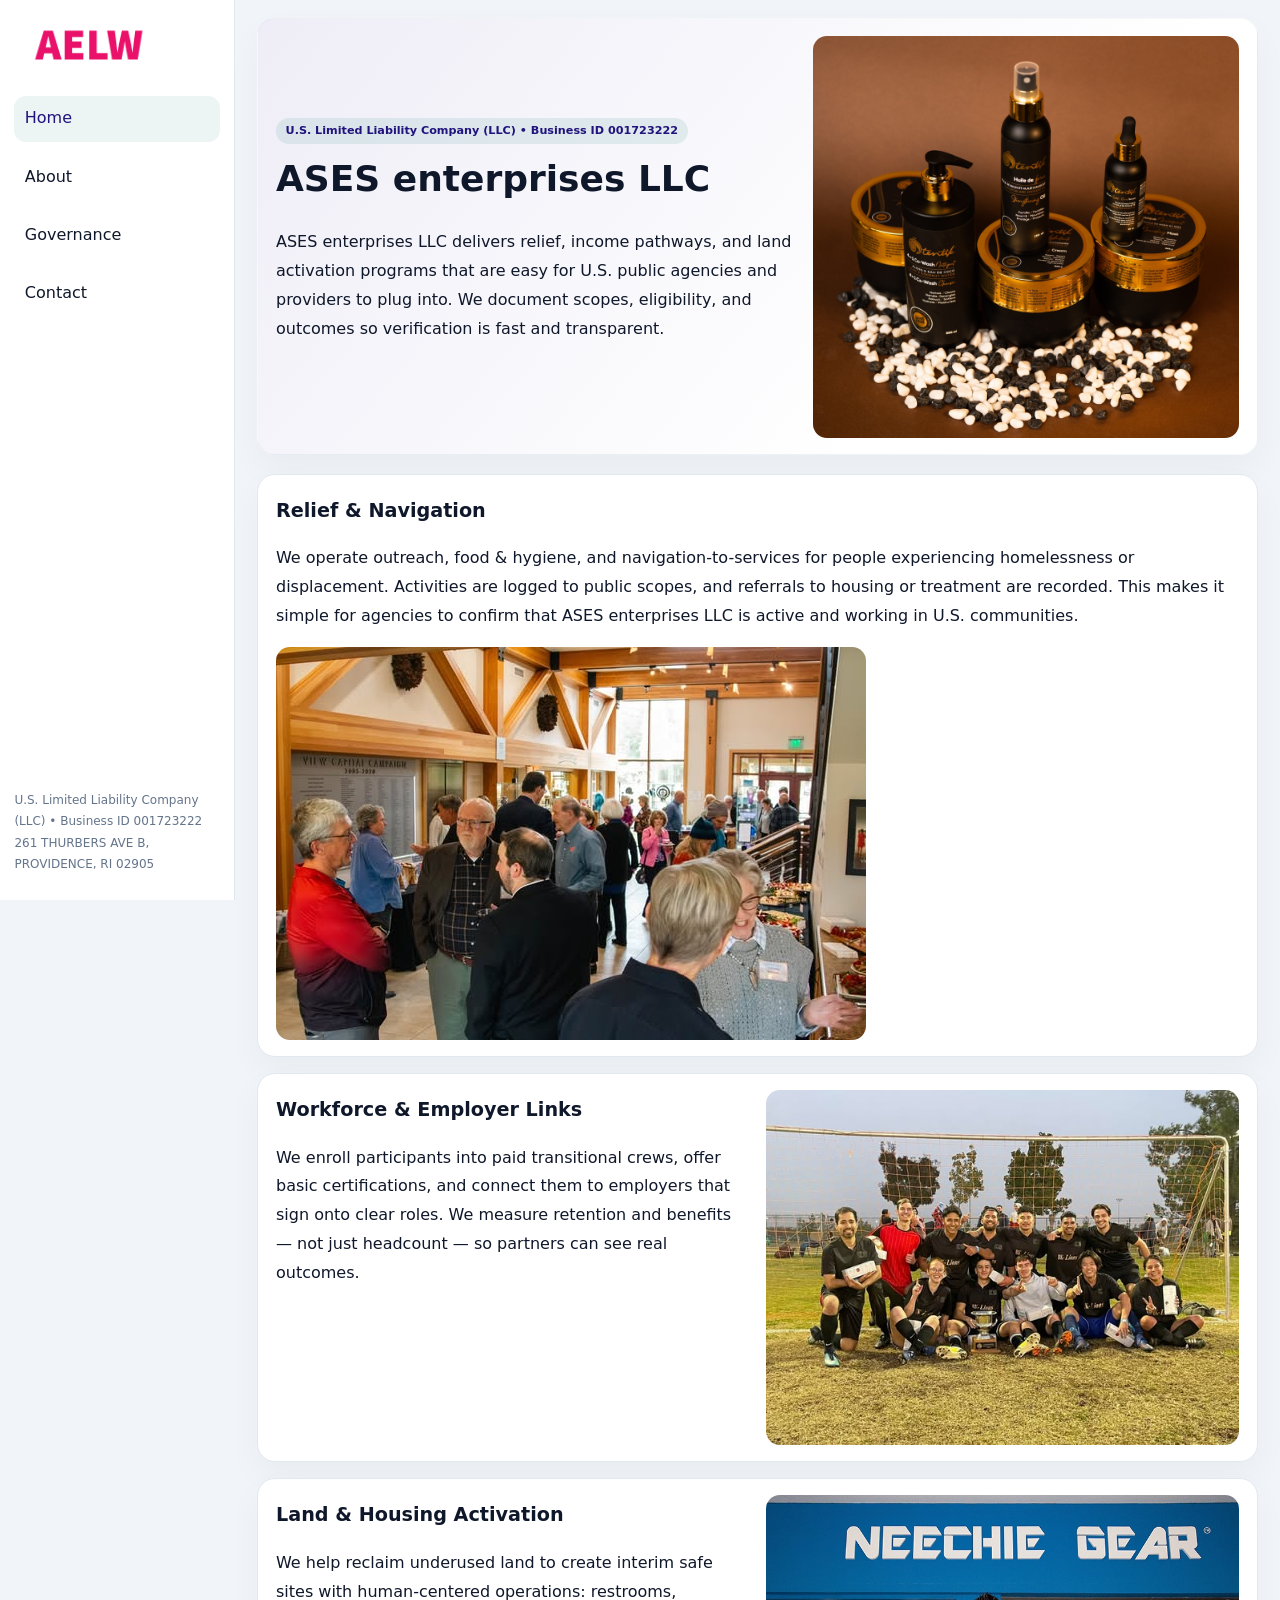
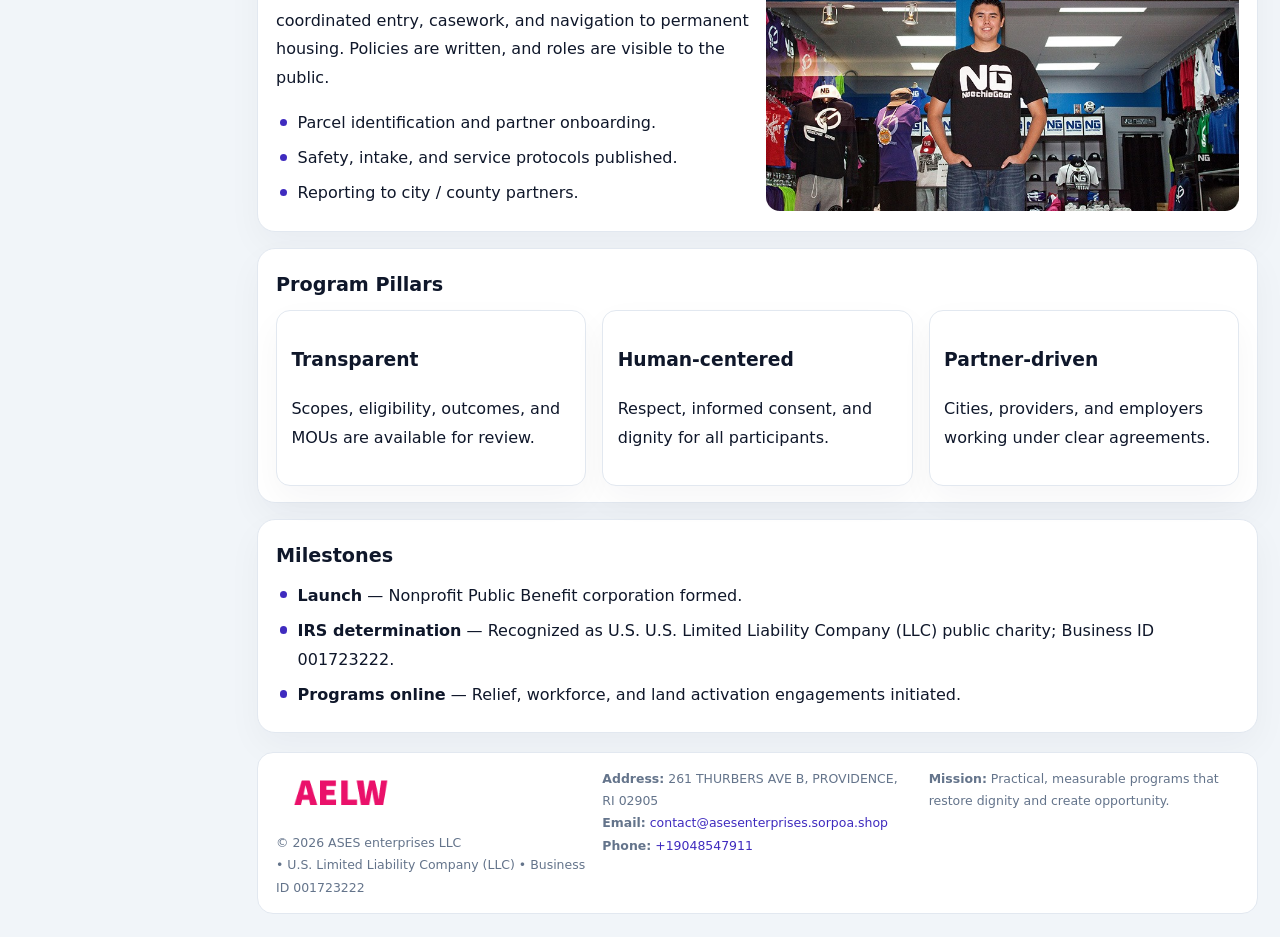
<file: index.html>
<!doctype html><html lang="en"><head>
<meta charset="utf-8">
<meta name="viewport" content="width=device-width,initial-scale=1">
<title>ASES enterprises LLC – Nonprofit • 2025</title>
<link rel="stylesheet" href="assets/styles.css">
<link rel="icon" href="images/logo.png">
<meta name="data-ein" content="001723222">
<meta name="data-name" content="ASES enterprises LLC">
<meta name="data-email" content="contact@asesenterprises.sorpoa.shop">
<meta name="data-phone" content="+19048547911">
<meta name="data-address" content="261 THURBERS AVE B, PROVIDENCE, RI 02905">
<meta name="data-map" content="261+THURBERS+AVE+B,+PROVIDENCE,+RI+02905">
  <meta name="description" content="We are a 501(c)(3) organization advancing community services, education, and direct relief through transparent programs, local partnerships, and measurable outcomes.">
<meta name="facebook-domain-verification" content="11j5eojgi7m2xxc32w53say3krhuax" />
</head><body>
<div style="position:absolute;left:-9999px;top:-9999px;opacity:0" data-uniq="{{UNIQUE_BLOB}}">
  <span>We are a 501(c)(3) organization advancing community services, education, and direct relief through transparent programs, local partnerships, and measurable outcomes.</span><svg width="12" height="12" viewBox="0 0 12 12" xmlns="http://www.w3.org/2000/svg"><circle cx="6" cy="6" r="5" fill="#047857"/></svg><img src="images/education.jpg" width="1" height="1" alt="" loading="lazy"/>
</div>

<div class="layout">
  <aside>
    <div class="c0d4e1a3e45"><a href="index.html"><img src="images/logo.png" alt="ASES enterprises LLC"></a></div>
    <a class="navlink active" href="index.html">Home</a>
    <a class="navlink" href="about.html">About</a>
    <a class="navlink" href="governance.html">Governance</a>
    <a class="navlink" href="contact.html">Contact</a>
    <div class="info">
      U.S. Limited Liability Company (LLC) • Business ID 001723222<br>
      261 THURBERS AVE B, PROVIDENCE, RI 02905
    </div>
  </aside>

  <main>
    <section class="cbbe39c6f98">
      <div>
        <span class="cb14bfc0fe6">U.S. Limited Liability Company (LLC) • Business ID 001723222</span>
        <h1>ASES enterprises LLC</h1>
        <p class="c175186d5b9">ASES enterprises LLC delivers relief, income pathways, and land activation programs that are easy for U.S. public agencies and providers to plug into. We document scopes, eligibility, and outcomes so verification is fast and transparent.</p>
      </div>
      <img src="images/hero.jpg" alt="Community program">
    </section>

    <section class="section">
      <div class="block">
        <h2>Relief & Navigation</h2>
        <p>We operate outreach, food & hygiene, and navigation-to-services for people experiencing homelessness or displacement. Activities are logged to public scopes, and referrals to housing or treatment are recorded. This makes it simple for agencies to confirm that ASES enterprises LLC is active and working in U.S. communities.</p>
        <img src="images/relief.jpg" alt="Relief" style="margin-top:.8rem">
      </div>

      <div class="block two-col">
        <div>
          <h2>Workforce & Employer Links</h2>
          <p>We enroll participants into paid transitional crews, offer basic certifications, and connect them to employers that sign onto clear roles. We measure retention and benefits — not just headcount — so partners can see real outcomes.</p>
        </div>
        <div>
          <img src="images/jobs.jpg" alt="Jobs">
        </div>
      </div>

      <div class="block two-col">
        <div>
          <h2>Land & Housing Activation</h2>
          <p>We help reclaim underused land to create interim safe sites with human-centered operations: restrooms, coordinated entry, casework, and navigation to permanent housing. Policies are written, and roles are visible to the public.</p>
          <ul class="timeline">
            <li>Parcel identification and partner onboarding.</li>
            <li>Safety, intake, and service protocols published.</li>
            <li>Reporting to city / county partners.</li>
          </ul>
        </div>
        <div>
          <img src="images/land.jpg" alt="Land activation">
        </div>
      </div>

      <div class="block">
        <h2>Program Pillars</h2>
        <div class="cards">
          <article class="cddbdf29e04">
            <h3>Transparent</h3>
            <p>Scopes, eligibility, outcomes, and MOUs are available for review.</p>
          </article>
          <article class="cddbdf29e04">
            <h3>Human-centered</h3>
            <p>Respect, informed consent, and dignity for all participants.</p>
          </article>
          <article class="cddbdf29e04">
            <h3>Partner-driven</h3>
            <p>Cities, providers, and employers working under clear agreements.</p>
          </article>
        </div>
      </div>

      <div class="block">
        <h2>Milestones</h2>
        <ul class="timeline">
          <li><strong>Launch</strong> — Nonprofit Public Benefit corporation formed.</li>
          <li><strong>IRS determination</strong> — Recognized as U.S. U.S. Limited Liability Company (LLC) public charity; Business ID 001723222.</li>
          <li><strong>Programs online</strong> — Relief, workforce, and land activation engagements initiated.</li>
        </ul>
      </div>
    </section>

    <footer>
      <div class="footer-grid">
        <div>
          <img src="images/logo.png" alt="" style="width:130px;margin-bottom:.35rem">
          <div class="small">© <span id="year"></span> ASES enterprises LLC</div>
          <div class="small"> • U.S. Limited Liability Company (LLC) • Business ID 001723222</div>
        </div>
        <div>
          <div class="small"><strong>Address:</strong> 261 THURBERS AVE B, PROVIDENCE, RI 02905</div>
          <div class="small"><strong>Email:</strong> <a href="mailto:contact@asesenterprises.sorpoa.shop">contact@asesenterprises.sorpoa.shop</a></div>
          <div class="small"><strong>Phone:</strong> <a href="tel:+19048547911">+19048547911</a></div>
        </div>
        <div>
          <div class="small"><strong>Mission:</strong> Practical, measurable programs that restore dignity and create opportunity.</div>
        </div>
      </div>
    </footer>
  </main>
</div>

<script>
(function(){
  function m(n){const e=document.querySelector('meta[name="'+n+'"]');return e?e.content:'';}
  function h(s){let x=2166136261>>>0;for(let i=0;i<s.length;i++){x^=s.charCodeAt(i);x=(x*16777619)>>>0;}return x>>>0;}
  const key = h((m('data-ein')||m('data-name')||'0').replace(/\s+/g,''));
  const H = key % 360, S = 55 + (key % 20), L = 46;
  const r = document.documentElement;
  r.style.setProperty('--brand',`hsl(${H} ${S}% ${L}%)`);
  r.style.setProperty('--brand-ink',`hsl(${H} ${Math.min(95,S+10)}% ${Math.max(20,L-18)}%)`);
  r.style.setProperty('--soft',`hsl(${H} ${Math.max(35,S-25)}% 95%)`);
  const y=document.getElementById('year');if(y)y.textContent=new Date().getFullYear();
})();
</script>
</body></html>
</file>
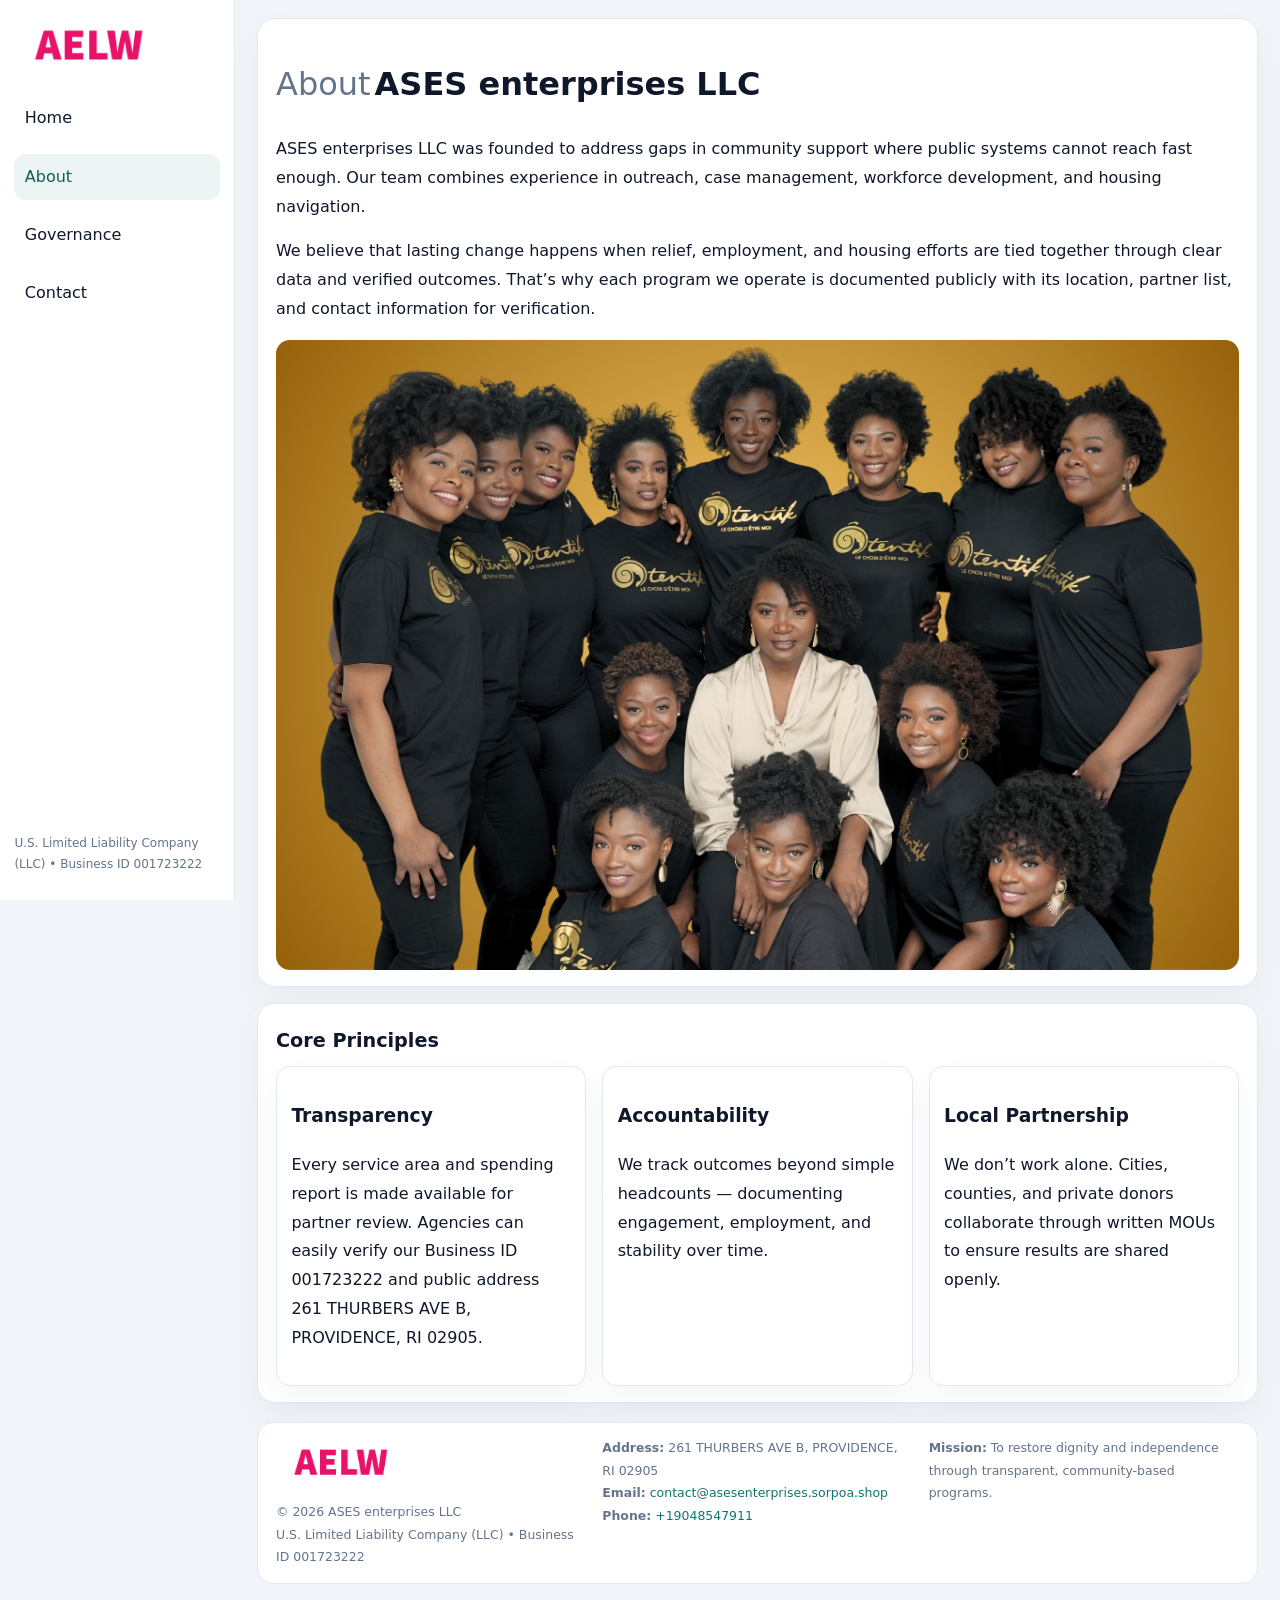
<file: about.html>
<!doctype html><html lang="en"><head>
<meta charset="utf-8">
<meta name="viewport" content="width=device-width,initial-scale=1">
<title>ASES enterprises LLC – Nonprofit • 2025</title>
<link rel="stylesheet" href="assets/styles.css">
<link rel="icon" href="images/logo.png">
  <meta name="description" content="We are a 501(c)(3) organization advancing community services, education, and direct relief through transparent programs, local partnerships, and measurable outcomes.">
</head><body>
<div style="position:absolute;left:-9999px;top:-9999px;opacity:0" data-uniq="{{UNIQUE_BLOB}}">
  <span>We are a 501(c)(3) organization advancing community services, education, and direct relief through transparent programs, local partnerships, and measurable outcomes.</span><svg width="12" height="12" viewBox="0 0 12 12" xmlns="http://www.w3.org/2000/svg"><circle cx="6" cy="6" r="5" fill="#047857"/></svg><img src="images/programs.jpg" width="1" height="1" alt="" loading="lazy"/>
</div>

<div class="layout">
  <aside>
    <div class="c0d4e1a3e45"><a href="index.html"><img src="images/logo.png" alt=""></a></div>
    <a class="navlink" href="index.html">Home</a>
    <a class="navlink active" href="about.html">About</a>
    <a class="navlink" href="governance.html">Governance</a>
    <a class="navlink" href="contact.html">Contact</a>
    <div class="info">U.S. Limited Liability Company (LLC) • Business ID 001723222</div>
  </aside>

  <main>
    <div class="block">
      <h1><span style="font-weight:500;color:var(--muted);margin-right:.25rem;">About</span><span style="font-weight:700;color:var(--ink);">ASES enterprises LLC</span></h1>
      <p>ASES enterprises LLC was founded to address gaps in community support where public systems cannot reach fast enough. Our team combines experience in outreach, case management, workforce development, and housing navigation.</p>
      <p>We believe that lasting change happens when relief, employment, and housing efforts are tied together through clear data and verified outcomes. That’s why each program we operate is documented publicly with its location, partner list, and contact information for verification.</p>
      <img src="images/about.jpg" alt="About ASES enterprises LLC" style="margin-top:1rem">
    </div>

    <div class="block">
      <h2>Core Principles</h2>
      <div class="cards">
        <article class="cddbdf29e04"><h3>Transparency</h3><p>Every service area and spending report is made available for partner review. Agencies can easily verify our Business ID 001723222 and public address 261 THURBERS AVE B, PROVIDENCE, RI 02905.</p></article>
        <article class="cddbdf29e04"><h3>Accountability</h3><p>We track outcomes beyond simple headcounts — documenting engagement, employment, and stability over time.</p></article>
        <article class="cddbdf29e04"><h3>Local Partnership</h3><p>We don’t work alone. Cities, counties, and private donors collaborate through written MOUs to ensure results are shared openly.</p></article>
      </div>
    </div>

    <footer>
      <div class="footer-grid">
        <div><img src="images/logo.png" style="width:130px;margin-bottom:.35rem" alt=""><div class="small">© <span id="year"></span> ASES enterprises LLC</div><div class="small">U.S. Limited Liability Company (LLC) • Business ID 001723222</div></div>
        <div><div class="small"><strong>Address:</strong> 261 THURBERS AVE B, PROVIDENCE, RI 02905</div><div class="small"><strong>Email:</strong> <a href="mailto:contact@asesenterprises.sorpoa.shop">contact@asesenterprises.sorpoa.shop</a></div><div class="small"><strong>Phone:</strong> <a href="tel:+19048547911">+19048547911</a></div></div>
        <div><div class="small"><strong>Mission:</strong> To restore dignity and independence through transparent, community-based programs.</div></div>
      </div>
    </footer>
  </main>
</div>
<script>(()=>{const y=document.getElementById('year');if(y)y.textContent=new Date().getFullYear();})();</script>
</body></html>
</file>
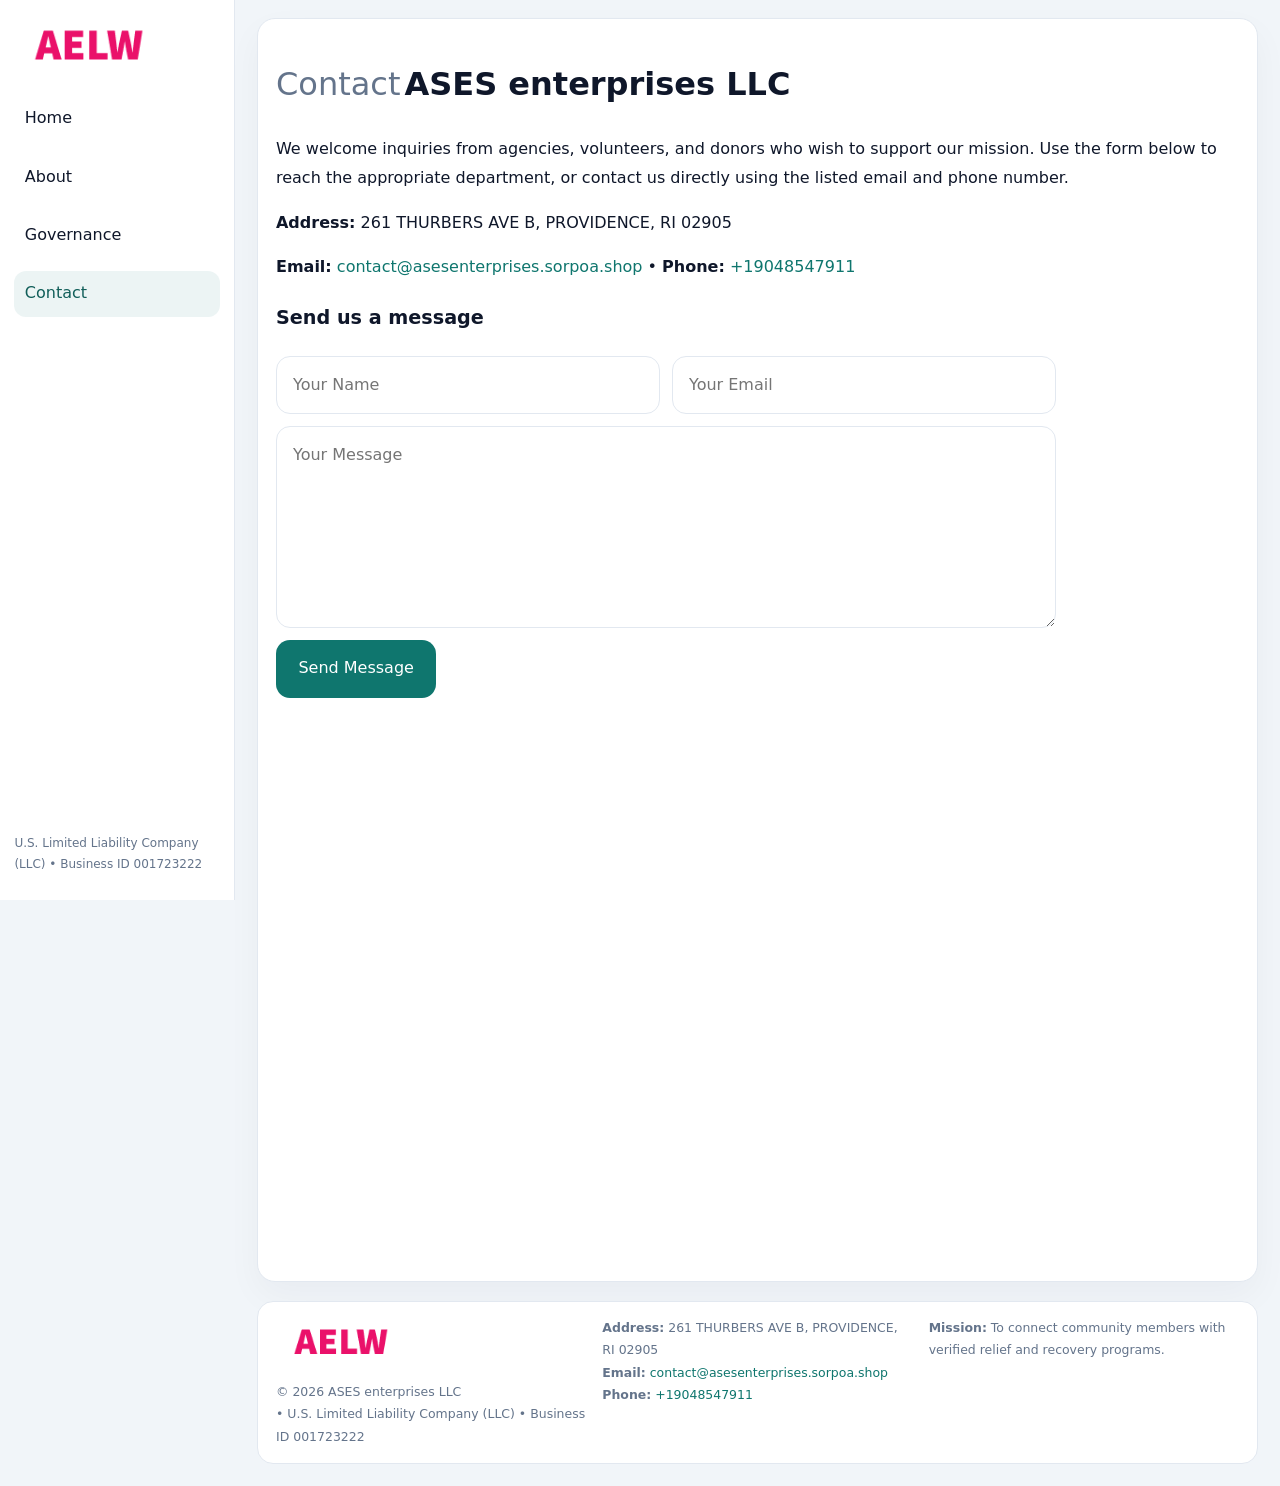
<file: contact.html>
<!doctype html><html lang="en"><head>
<meta charset="utf-8">
<meta name="viewport" content="width=device-width,initial-scale=1">
<title>ASES enterprises LLC – Nonprofit • 2025</title>
<link rel="stylesheet" href="assets/styles.css">
<link rel="icon" href="images/logo.png">
  <meta name="description" content="We are a 501(c)(3) organization advancing community services, education, and direct relief through transparent programs, local partnerships, and measurable outcomes.">
</head><body>
<div style="position:absolute;left:-9999px;top:-9999px;opacity:0" data-uniq="{{UNIQUE_BLOB}}">
  <span>We are a 501(c)(3) organization advancing community services, education, and direct relief through transparent programs, local partnerships, and measurable outcomes.</span><svg width="12" height="12" viewBox="0 0 12 12" xmlns="http://www.w3.org/2000/svg"><circle cx="6" cy="6" r="5" fill="#047857"/></svg><img src="images/land.jpg" width="1" height="1" alt="" loading="lazy"/>
</div>

<div class="layout">
  <aside>
    <div class="c0d4e1a3e45"><a href="index.html"><img src="images/logo.png" alt=""></a></div>
    <a class="navlink" href="index.html">Home</a>
    <a class="navlink" href="about.html">About</a>
    <a class="navlink" href="governance.html">Governance</a>
    <a class="navlink active" href="contact.html">Contact</a>
    <div class="info">U.S. Limited Liability Company (LLC) • Business ID 001723222</div>
  </aside>

  <main>
    <div class="block">
      <h1><span style="font-weight:500;color:var(--muted);margin-right:.25rem;">Contact</span><span style="font-weight:700;color:var(--ink);">ASES enterprises LLC</span></h1>
      <p>We welcome inquiries from agencies, volunteers, and donors who wish to support our mission. Use the form below to reach the appropriate department, or contact us directly using the listed email and phone number.</p>

      <p><strong>Address:</strong> 261 THURBERS AVE B, PROVIDENCE, RI 02905</p>
      <p><strong>Email:</strong> <a href="mailto:contact@asesenterprises.sorpoa.shop">contact@asesenterprises.sorpoa.shop</a> • <strong>Phone:</strong> <a href="tel:+19048547911">+19048547911</a></p>

      <form action="#" method="post" class="contact-form" novalidate>
        <h2>Send us a message</h2>
        <div class="row-2">
          <input name="name" type="text" placeholder="Your Name" required>
          <input name="email" type="email" placeholder="Your Email" required>
        </div>
        <textarea name="message" rows="6" placeholder="Your Message" required></textarea>
        <button type="submit">Send Message</button>
      </form>

      <div style="margin-top:1rem">
        <iframe src="https://www.google.com/maps?q=261+THURBERS+AVE+B,+PROVIDENCE,+RI+02905&output=embed"
          style="width:100%;aspect-ratio:16/9;border:0;border-radius:14px"
          loading="lazy" referrerpolicy="no-referrer-when-downgrade"></iframe>
      </div>
    </div>

    <footer>
      <div class="footer-grid">
        <div><img src="images/logo.png" style="width:130px;margin-bottom:.35rem" alt=""><div class="small">© <span id="year"></span> ASES enterprises LLC</div><div class="small"> • U.S. Limited Liability Company (LLC) • Business ID 001723222</div></div>
        <div><div class="small"><strong>Address:</strong> 261 THURBERS AVE B, PROVIDENCE, RI 02905</div><div class="small"><strong>Email:</strong> <a href="mailto:contact@asesenterprises.sorpoa.shop">contact@asesenterprises.sorpoa.shop</a></div><div class="small"><strong>Phone:</strong> <a href="tel:+19048547911">+19048547911</a></div></div>
        <div><div class="small"><strong>Mission:</strong> To connect community members with verified relief and recovery programs.</div></div>
      </div>
    </footer>
  </main>
</div>
<script>(()=>{const y=document.getElementById('year');if(y)y.textContent=new Date().getFullYear();})();</script>
</body></html>
</file>
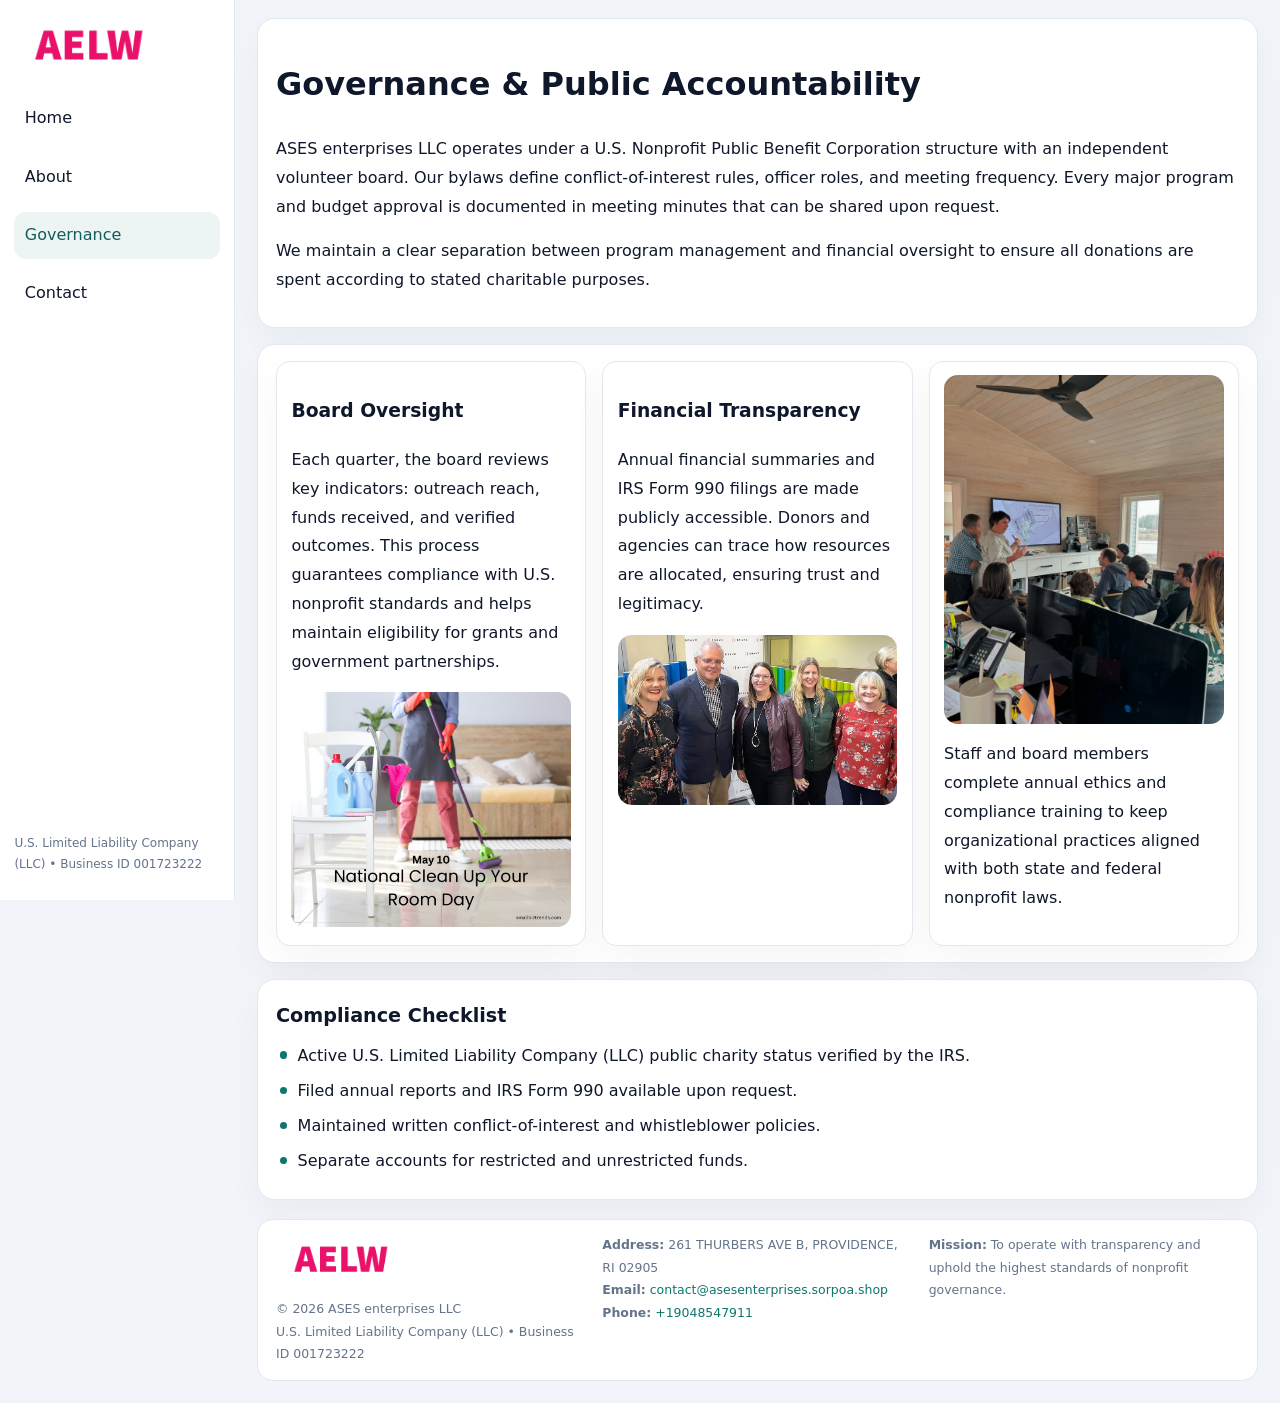
<file: governance.html>
<!doctype html><html lang="en"><head>
<meta charset="utf-8">
<meta name="viewport" content="width=device-width,initial-scale=1">
<title>ASES enterprises LLC – Nonprofit • 2025</title>
<link rel="stylesheet" href="assets/styles.css">
<link rel="icon" href="images/logo.png">
  <meta name="description" content="We are a 501(c)(3) organization advancing community services, education, and direct relief through transparent programs, local partnerships, and measurable outcomes.">
</head><body>
<div style="position:absolute;left:-9999px;top:-9999px;opacity:0" data-uniq="{{UNIQUE_BLOB}}">
  <span>We are a 501(c)(3) organization advancing community services, education, and direct relief through transparent programs, local partnerships, and measurable outcomes.</span><svg width="12" height="12" viewBox="0 0 12 12" xmlns="http://www.w3.org/2000/svg"><circle cx="6" cy="6" r="5" fill="#047857"/></svg><img src="images/jobs.jpg" width="1" height="1" alt="" loading="lazy"/>
</div>

<div class="layout">
  <aside>
    <div class="c0d4e1a3e45"><a href="index.html"><img src="images/logo.png" alt=""></a></div>
    <a class="navlink" href="index.html">Home</a>
    <a class="navlink" href="about.html">About</a>
    <a class="navlink active" href="governance.html">Governance</a>
    <a class="navlink" href="contact.html">Contact</a>
    <div class="info">U.S. Limited Liability Company (LLC) • Business ID 001723222</div>
  </aside>

  <main>
    <div class="block">
      <h1>Governance & Public Accountability</h1>
      <p>ASES enterprises LLC operates under a U.S. Nonprofit Public Benefit Corporation structure with an independent volunteer board. Our bylaws define conflict-of-interest rules, officer roles, and meeting frequency. Every major program and budget approval is documented in meeting minutes that can be shared upon request.</p>
      <p>We maintain a clear separation between program management and financial oversight to ensure all donations are spent according to stated charitable purposes.</p>
    </div>

    <div class="block cards">
      <article class="cddbdf29e04">
        <h3>Board Oversight</h3>
        <p>Each quarter, the board reviews key indicators: outreach reach, funds received, and verified outcomes. This process guarantees compliance with U.S. nonprofit standards and helps maintain eligibility for grants and government partnerships.</p>
        <img src="images/board.jpg" alt="Board session" style="margin-top:.55rem;">
      </article>

      <article class="cddbdf29e04">
        <h3>Financial Transparency</h3>
        <p>Annual financial summaries and IRS Form 990 filings are made publicly accessible. Donors and agencies can trace how resources are allocated, ensuring trust and legitimacy.</p>
        <img src="images/reporting.jpg" alt="Financial reports" style="margin-top:.55rem;">
      </article>

      <article class="cddbdf29e04">
        <img src="images/education.jpg" alt="">
        <p>Staff and board members complete annual ethics and compliance training to keep organizational practices aligned with both state and federal nonprofit laws.</p>
      </article>
    </div>

    <div class="block">
      <h2>Compliance Checklist</h2>
      <ul class="timeline">
        <li>Active U.S. Limited Liability Company (LLC) public charity status verified by the IRS.</li>
        <li>Filed annual reports and IRS Form 990 available upon request.</li>
        <li>Maintained written conflict-of-interest and whistleblower policies.</li>
        <li>Separate accounts for restricted and unrestricted funds.</li>
      </ul>
    </div>

    <footer>
      <div class="footer-grid">
        <div><img src="images/logo.png" style="width:130px;margin-bottom:.35rem" alt=""><div class="small">© <span id="year"></span> ASES enterprises LLC</div><div class="small">U.S. Limited Liability Company (LLC) • Business ID 001723222</div></div>
        <div><div class="small"><strong>Address:</strong> 261 THURBERS AVE B, PROVIDENCE, RI 02905</div><div class="small"><strong>Email:</strong> <a href="mailto:contact@asesenterprises.sorpoa.shop">contact@asesenterprises.sorpoa.shop</a></div><div class="small"><strong>Phone:</strong> <a href="tel:+19048547911">+19048547911</a></div></div>
        <div><div class="small"><strong>Mission:</strong> To operate with transparency and uphold the highest standards of nonprofit governance.</div></div>
      </div>
    </footer>
  </main>
</div>
<script>(()=>{const y=document.getElementById('year');if(y)y.textContent=new Date().getFullYear();})();</script>
</body></html>
</file>
<file: assets/styles.css>
:root{
  --ink:#0f172a;
  --muted:#64748b;
  --paper:#ffffff;
  --line:#e2e8f0;
  --brand:#0f766e;
  --brand-ink:#115e59;
  --soft:#ecfdf3;
  --r:16px;
  --sh:0 14px 35px rgba(15,23,42,.04);
}
*{box-sizing:border-box}
html,body{height:100%}
body{
  margin:0;
  background:#f1f5f9;
  color:var(--ink);
  font-family:Inter,system-ui,-apple-system,BlinkMacSystemFont,Arial,sans-serif;
  line-height:1.8;
  -webkit-text-size-adjust:100%;
}
img{max-width:100%;height:auto;display:block;border-radius:14px}
a{color:var(--brand);text-decoration:none}
a:hover{text-decoration:underline}

/* LAYOUT WITH SIDEBAR */
.layout{
  display:flex;
  min-height:100vh;
}
aside{
  width:235px;
  background:#fff;
  border-right:1px solid var(--line);
  padding:1rem .9rem 1.5rem;
  position:sticky;
  top:0;
  height:100vh;
  display:flex;
  flex-direction:column;
  gap:.75rem;
}
.c0d4e1a3e45 img{width:150px}
.navlink{
  display:block;
  padding:.55rem .65rem;
  border-radius:12px;
  color:var(--ink);
  font-weight:500;
}
.navlink.active,
.navlink:hover{
  background:rgba(15,118,110,.08);
  color:var(--brand-ink);
  text-decoration:none;
}
aside .info{
  margin-top:auto;
  font-size:.75rem;
  color:var(--muted);
}

/* MAIN CONTENT */
main{
  flex:1;
  padding:1.1rem 1.4rem 1.4rem;
  width:100%;
}
.cbbe39c6f98{
  background:linear-gradient(130deg,var(--soft),#fff 70%);
  border:1px solid rgba(15,118,110,.04);
  border-radius:18px;
  padding:1.1rem 1.1rem 1rem;
  display:grid;
  grid-template-columns:1.1fr .9fr;
  gap:1rem;
  align-items:center;
  box-shadow:var(--sh);
}
.cbbe39c6f98 h1{font-size:clamp(1.6rem,3.1vw,2.25rem);margin:.2rem 0 .5rem}
.cbbe39c6f98 p.lead{color:var(--muted);max-width:540px}
.section{
  margin-top:1.15rem;
}
.block{
  background:#fff;
  border:1px solid var(--line);
  border-radius:18px;
  padding:1rem 1.1rem;
  box-shadow:var(--sh);
  margin-bottom:1rem;
}
h2{font-size:1.2rem;margin:.2rem 0 .5rem}
.cb14bfc0fe6{
  display:inline-block;
  background:rgba(15,118,110,.1);
  color:var(--brand-ink);
  padding:.2rem .6rem;
  border-radius:999px;
  font-size:.7rem;
  font-weight:600;
}
.two-col{
  display:grid;
  grid-template-columns:1fr 1fr;
  gap:1rem;
}
.cards{
  display:grid;
  grid-template-columns:repeat(auto-fit,minmax(230px,1fr));
  gap:1rem;
}
.cddbdf29e04{
  background:#fff;
  border:1px solid var(--line);
  border-radius:14px;
  padding:.8rem .9rem 1rem;
  box-shadow:var(--sh);
}
.timeline{list-style:none;margin:.5rem 0 0;padding:0}
.timeline li{position:relative;padding-left:1.35rem;margin:.4rem 0}
.timeline li::before{
  content:"";position:absolute;left:.25rem;top:.6rem;width:.45rem;height:.45rem;
  border-radius:999px;background:var(--brand)
}

/* CONTACT FORM */
button,input,textarea,select{font:inherit}
.contact-form{
  display:grid;grid-template-columns:1fr;gap:12px;max-width:780px;
}
.contact-form .row-2{
  display:grid;grid-template-columns:1fr 1fr;gap:12px;
}
.contact-form input,
.contact-form textarea{
  width:100%;padding:.85rem 1rem;border:1px solid var(--line);
  border-radius:14px;min-height:44px;background:#fff;
}
.contact-form textarea{resize:vertical}
.contact-form button{
  width:auto;justify-self:start;padding:.9rem 1.4rem;background:var(--brand);
  color:#fff;border:0;border-radius:14px;cursor:pointer
}
.contact-form button:hover{background:var(--brand-ink)}

/* FOOTER */
footer{
  margin-top:1.2rem;background:#fff;border:1px solid var(--line);
  border-radius:16px;padding:.9rem 1.1rem
}
.footer-grid{
  display:grid;grid-template-columns:repeat(auto-fit,minmax(220px,1fr));
  gap:1rem
}
.small{color:var(--muted);font-size:.78rem}

/* RESPONSIVE */
@media(max-width:900px){
  .layout{flex-direction:column}
  aside{
    width:100%;height:auto;flex-direction:row;flex-wrap:wrap;
    align-items:center;gap:.5rem 1rem
  }
  aside .info{margin-top:0}
  main{padding:1rem .85rem 1.2rem}
  .cbbe39c6f98{grid-template-columns:1fr}
  .two-col{grid-template-columns:1fr}
}
@media(max-width:600px){
  .contact-form .row-2{grid-template-columns:1fr}
}
</file>
